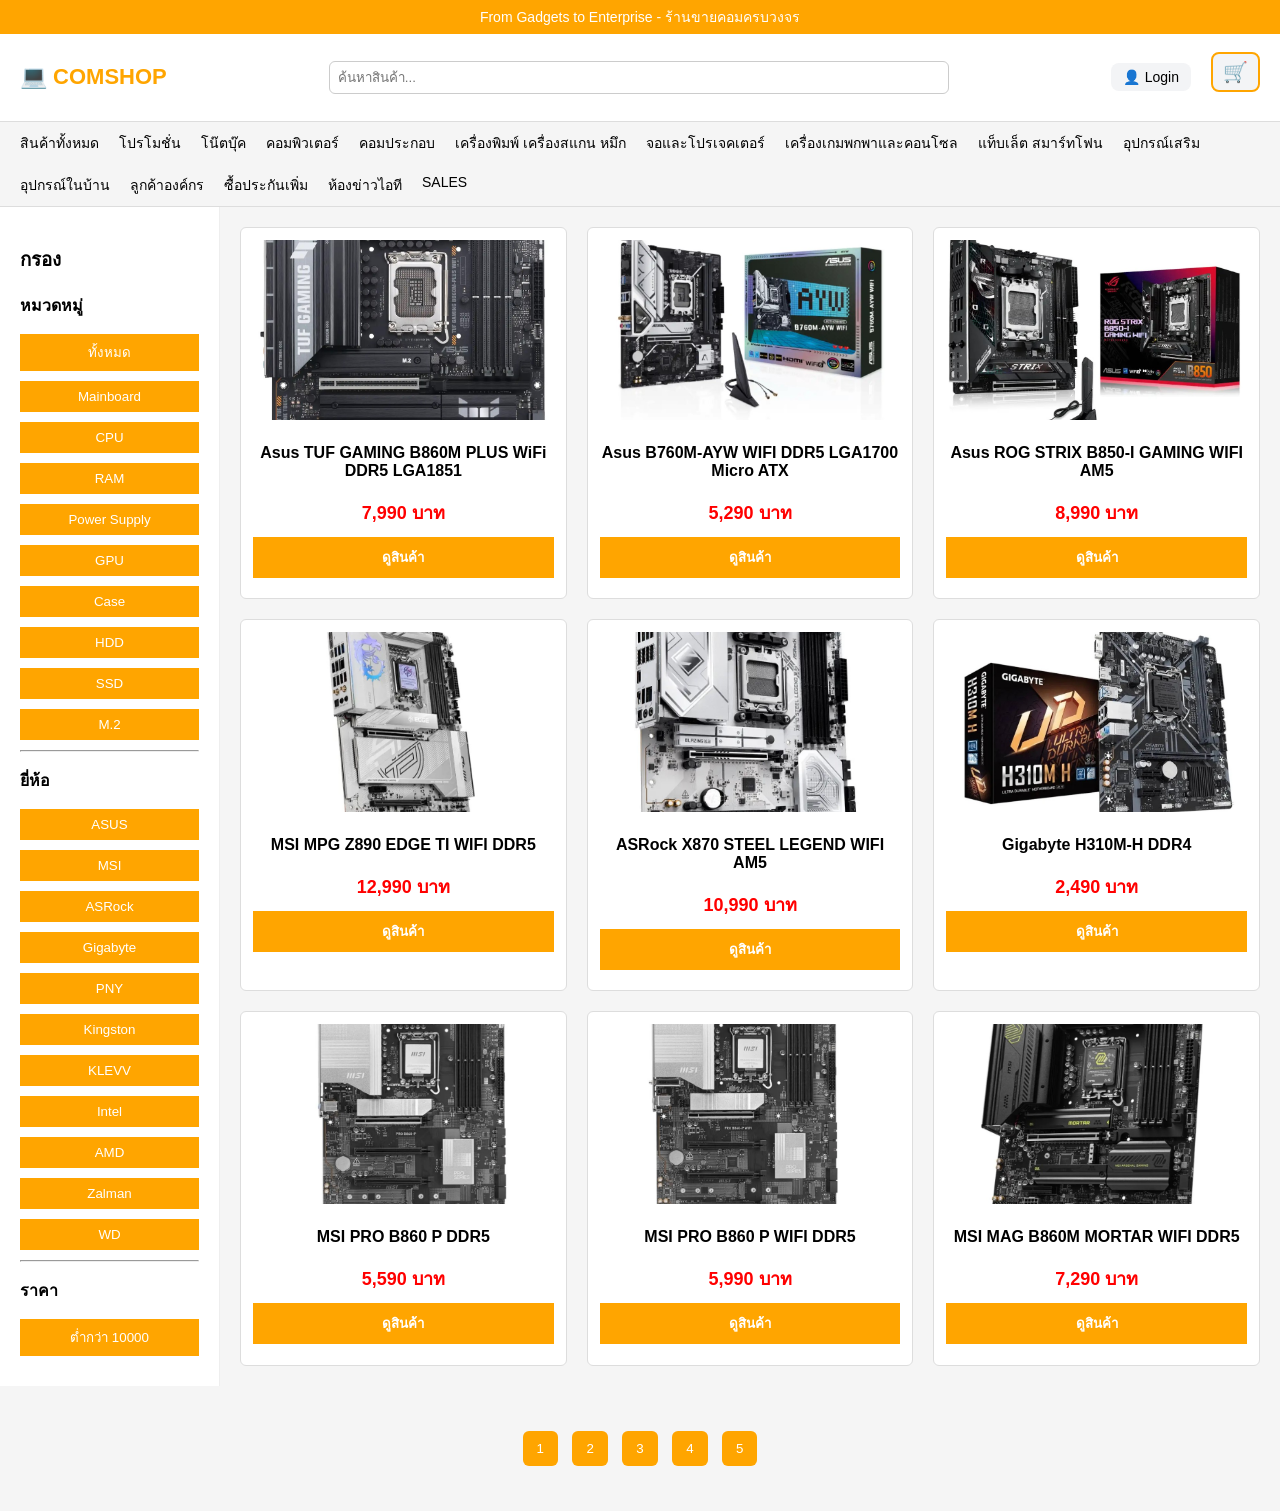
<file: index.html>
<!DOCTYPE html>
<html lang="th">

<head>

<meta charset="UTF-8">
<meta name="viewport" content="width=device-width, initial-scale=1.0">

<title>Computer Shop</title>

<link rel="stylesheet" href="style.css">

</head>

<body>

<!-- 🔶 TOP BAR -->

<div class="topbar">
From Gadgets to Enterprise - ร้านขายคอมครบวงจร
</div>


<!-- 🔷 NAVBAR -->

<div class="navbar">

<h2 class="logo">💻 COMSHOP</h2>

<input 
class="search" 
type="text"
placeholder="ค้นหาสินค้า..."
onkeyup="searchProduct(this.value)"
>

<div id="userBox" class="user-box">

<a href="login.html"
id="loginLink"
class="login-btn">

<span>👤</span>
<span>Login</span>

</a>

<span id="userName"
class="user-name">

</span>

<button 
onclick="logout()"
id="logoutBtn"
class="logout-btn">

Logout

</button>

<a href="cart.html"
class="cart-btn">

🛒

</a>

</div>

</div>


<!-- 🔽 MENU (เมนูเดิมของคุณ) -->

<div class="menu">

<a href="#" onclick="filter('all'); return false;">
สินค้าทั้งหมด
</a>

<a href="#" onclick="filter('promo'); return false;">
โปรโมชั่น
</a>

<a href="#" onclick="filter('laptop'); return false;">
โน๊ตบุ๊ค
</a>

<a href="#" onclick="filter('pc'); return false;">
คอมพิวเตอร์
</a>

<a href="#" onclick="filter('pcset'); return false;">
คอมประกอบ
</a>

<a href="#" onclick="filter('printer'); return false;">
เครื่องพิมพ์ เครื่องสแกน หมึก
</a>

<a href="#" onclick="filter('monitor'); return false;">
จอและโปรเจคเตอร์
</a>

<a href="#" onclick="filter('console'); return false;">
เครื่องเกมพกพาและคอนโซล
</a>

<a href="#" onclick="filter('tablet'); return false;">
แท็บเล็ต สมาร์ทโฟน
</a>

<a href="#" onclick="filter('accessory'); return false;">
อุปกรณ์เสริม
</a>

<a href="#" onclick="filter('home'); return false;">
อุปกรณ์ในบ้าน
</a>

<a href="#" onclick="filter('business'); return false;">
ลูกค้าองค์กร
</a>

<a href="#" onclick="filter('insurance'); return false;">
ซื้อประกันเพิ่ม
</a>

<a href="#" onclick="filter('news'); return false;">
ห้องข่าวไอที
</a>

<a href="#" onclick="filter('sales'); return false;">
SALES
</a>

</div>


<!-- 🎯 MAIN -->

<div class="main">

<div class="sidebar">

<h3>กรอง</h3>

<p><b>หมวดหมู่</b></p>

<button onclick="filter('all')">
ทั้งหมด
</button>

<button onclick="filter('Mainboard')">
Mainboard
</button>

<button onclick="filter('CPU')">
CPU
</button>

<button onclick="filter('RAM')">
RAM
</button>

<button onclick="filter('PowerSupply')">
Power Supply
</button>

<button onclick="filter('GPU')">
GPU
</button>

<button onclick="filter('Case')">
Case
</button>

<button onclick="filter('HDD')">
HDD
</button>

<button onclick="filter('SSD')">
SSD
</button>

<button onclick="filter('M.2')">
M.2
</button>

<hr>

<p><b>ยี่ห้อ</b></p>

<div id="brandBox">

</div>

<hr>

<p><b>ราคา</b></p>

<button onclick="cheap()">
ต่ำกว่า 10000
</button>

</div>


<div id="products">

</div>

</div>



<script src="script.js"></script>

<script>

/* LOGIN STATUS */

function checkLogin(){

let isLogin =
localStorage.getItem("isLogin");

let username =
localStorage.getItem("loginUser");


if(isLogin === "true"){

document.getElementById("loginLink").style.display =
"none";

document.getElementById("userName").innerText =
"👋 " + username;

document.getElementById("logoutBtn").style.display =
"inline-block";

}
else{

document.getElementById("logoutBtn").style.display =
"none";

}

}


/* LOGOUT */

function logout(){

localStorage.removeItem("isLogin");

localStorage.removeItem("loginUser");

alert("ออกจากระบบแล้ว");

window.location.href =
"index.html";

}


checkLogin();

</script>

</body>

</html>
</file>
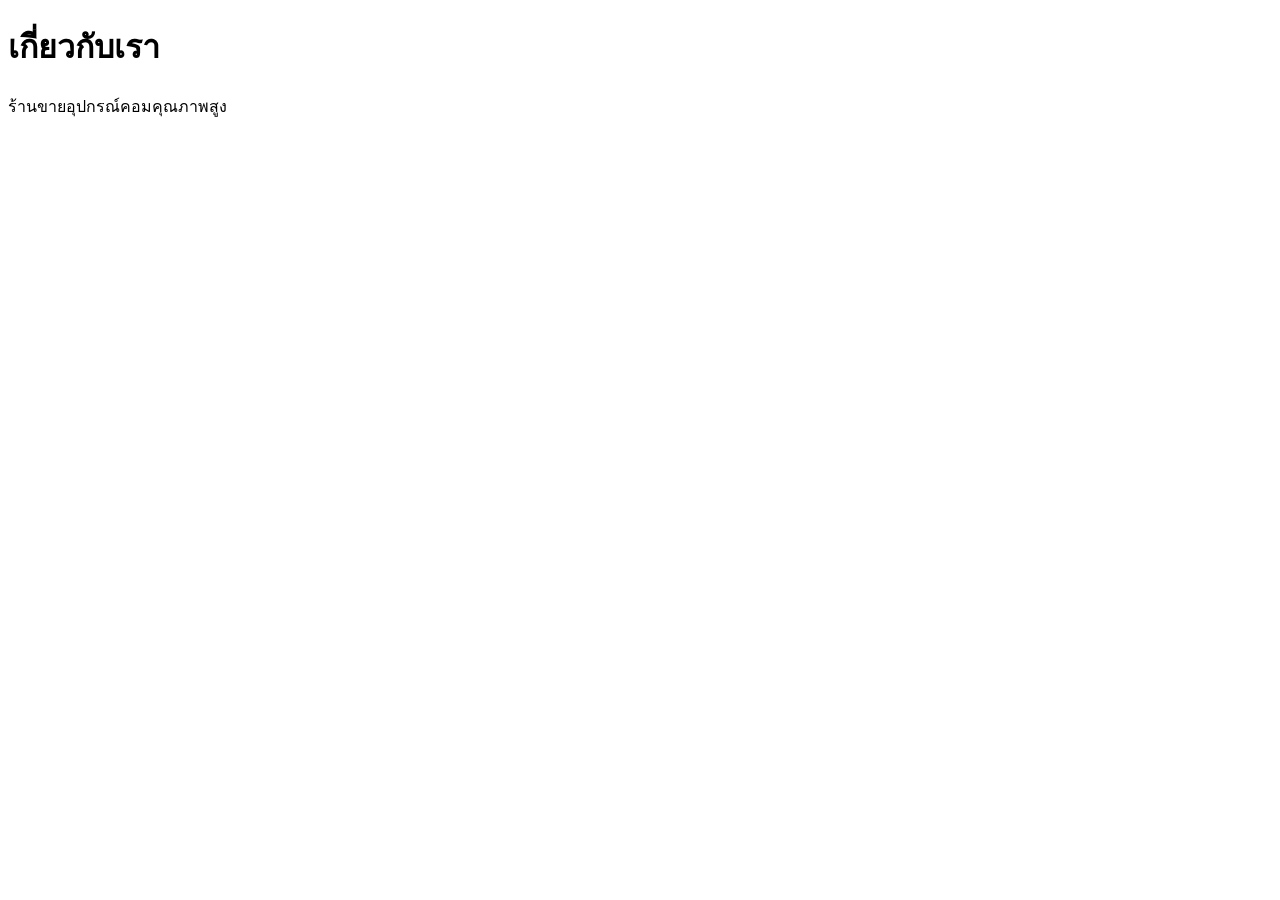
<file: about.html>
<!DOCTYPE html>
<html>
<head>
    <meta name="viewport" content="width=device-width, initial-scale=1.0">
    <title>About</title>
</head>
<body>

<h1>เกี่ยวกับเรา</h1>
<p>ร้านขายอุปกรณ์คอมคุณภาพสูง</p>

</body>
</html>
</file>
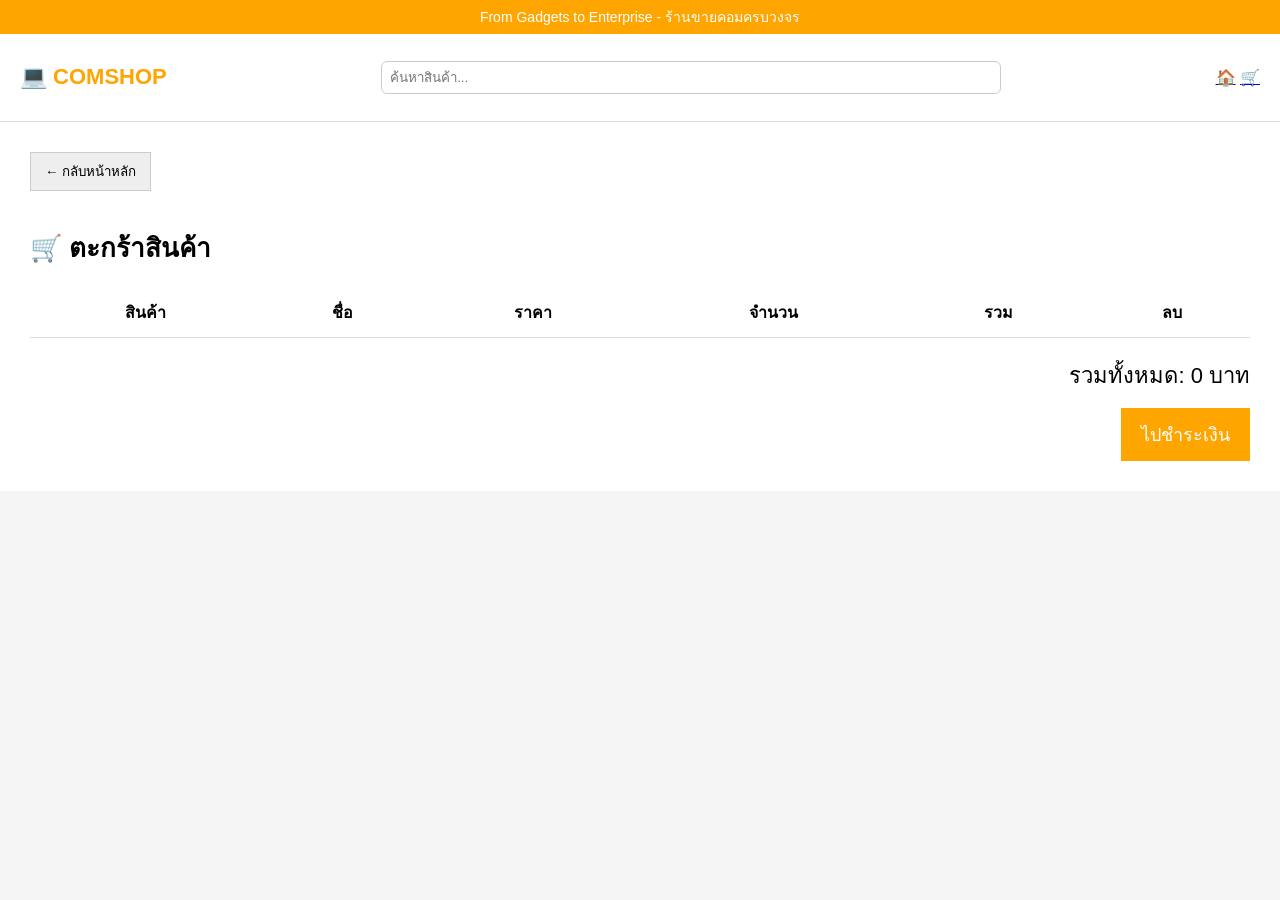
<file: cart.html>
<!DOCTYPE html>
<html lang="th">

<head>
<meta charset="UTF-8">
<meta name="viewport" content="width=device-width, initial-scale=1.0">

<title>Cart</title>

<link rel="stylesheet" href="style.css">

<style>

/* ===== cart เท่านั้น ===== */

.cart-container{

padding:30px;
background:white;

}

.cart-title{

font-size:26px;
margin-bottom:20px;

}

.cart-table{

width:100%;
border-collapse: collapse;

}

.cart-table th,
.cart-table td{

padding:12px;
border-bottom:1px solid #ddd;
text-align:center;

}

.cart-img{

width:70px;
height:70px;

object-fit:cover;

}

.qty-btn{

width:30px;
height:30px;
cursor:pointer;

}

.remove-btn{

background:red;
color:white;

border:none;
padding:6px 10px;
cursor:pointer;

}

.total-box{

margin-top:20px;
text-align:right;
font-size:22px;

}

.checkout-btn{

margin-top:15px;
padding:12px 20px;

background:orange;
color:white;

border:none;

font-size:18px;
cursor:pointer;

}

.back-btn{

margin-bottom:15px;

padding:8px 14px;

background:#eee;

border:1px solid #ccc;

cursor:pointer;

}

</style>

</head>

<body>

<div class="topbar">
From Gadgets to Enterprise - ร้านขายคอมครบวงจร
</div>

<div class="navbar">

<h2 class="logo">💻 COMSHOP</h2>

<input class="search" placeholder="ค้นหาสินค้า...">

<div>
<a href="index.html">🏠</a>
<a href="cart.html">🛒</a>
</div>

</div>

<div class="cart-container">

<button class="back-btn" onclick="goHome()">
← กลับหน้าหลัก
</button>

<h2 class="cart-title">
🛒 ตะกร้าสินค้า
</h2>

<table class="cart-table">

<thead>

<tr>

<th>สินค้า</th>
<th>ชื่อ</th>
<th>ราคา</th>
<th>จำนวน</th>
<th>รวม</th>
<th>ลบ</th>

</tr>

</thead>

<tbody id="cartBody">

</tbody>

</table>

<div class="total-box">

รวมทั้งหมด:
<span id="totalPrice">
0
</span>
บาท

<br>

<button class="checkout-btn"
onclick="goCheckout()">
ไปชำระเงิน
</button>

</div>

</div>


<script>

/* =====================
โหลด cart
===================== */

function loadCart(){

let cart =
JSON.parse(
localStorage.getItem("cart")
) || [];

let body =
document.getElementById("cartBody");

body.innerHTML = "";

let total = 0;

cart.forEach((item,index)=>{

let sum =
item.price * item.qty;

total += sum;

body.innerHTML += `

<tr>

<td>
<img src="${item.image}" class="cart-img">
</td>

<td>
${item.name}
</td>

<td>
${item.price.toLocaleString()}
</td>

<td>

<button class="qty-btn"
onclick="minusQty(${index})">
-
</button>

${item.qty}

<button class="qty-btn"
onclick="plusQty(${index})">
+
</button>

</td>

<td>
${sum.toLocaleString()}
</td>

<td>

<button class="remove-btn"
onclick="removeItem(${index})">
ลบ
</button>

</td>

</tr>

`;

});

document.getElementById("totalPrice").innerText =
total.toLocaleString();

}


/* เพิ่มจำนวน */

function plusQty(i){

let cart =
JSON.parse(localStorage.getItem("cart"));

cart[i].qty++;

localStorage.setItem(
"cart",
JSON.stringify(cart)
);

loadCart();

}


/* ลดจำนวน */

function minusQty(i){

let cart =
JSON.parse(localStorage.getItem("cart"));

if(cart[i].qty > 1){

cart[i].qty--;

}

localStorage.setItem(
"cart",
JSON.stringify(cart)
);

loadCart();

}


/* ลบสินค้า */

function removeItem(i){

let cart =
JSON.parse(localStorage.getItem("cart"));

cart.splice(i,1);

localStorage.setItem(
"cart",
JSON.stringify(cart)
);

loadCart();

}


/* กลับหน้าแรก */

function goHome(){

window.location.href =
"index.html";

}


/* ไป checkout */

function goCheckout(){

let cart =
JSON.parse(
localStorage.getItem("cart")
);

if(!cart || cart.length === 0){

alert("ตะกร้ายังว่างอยู่");

return;

}

window.location.href =
"checkout.html";

}


/* โหลด */

loadCart();

</script>
<script>

/* โหลดสถานะ login */

function checkLogin(){

let isLogin =
localStorage.getItem("isLogin");

let username =
localStorage.getItem("loginUser");


if(isLogin === "true"){

document.getElementById("loginLink").style.display = "none";

document.getElementById("userName").innerText =
"👋 " + username;

document.getElementById("logoutBtn").style.display =
"inline-block";

}
else{

document.getElementById("logoutBtn").style.display =
"none";

}

}


/* logout */

function logout(){

localStorage.removeItem("isLogin");
localStorage.removeItem("loginUser");

alert("ออกจากระบบแล้ว");

window.location.href =
"index.html";

}


/* เรียก */

checkLogin();

</script>

</body>
</html>
</file>
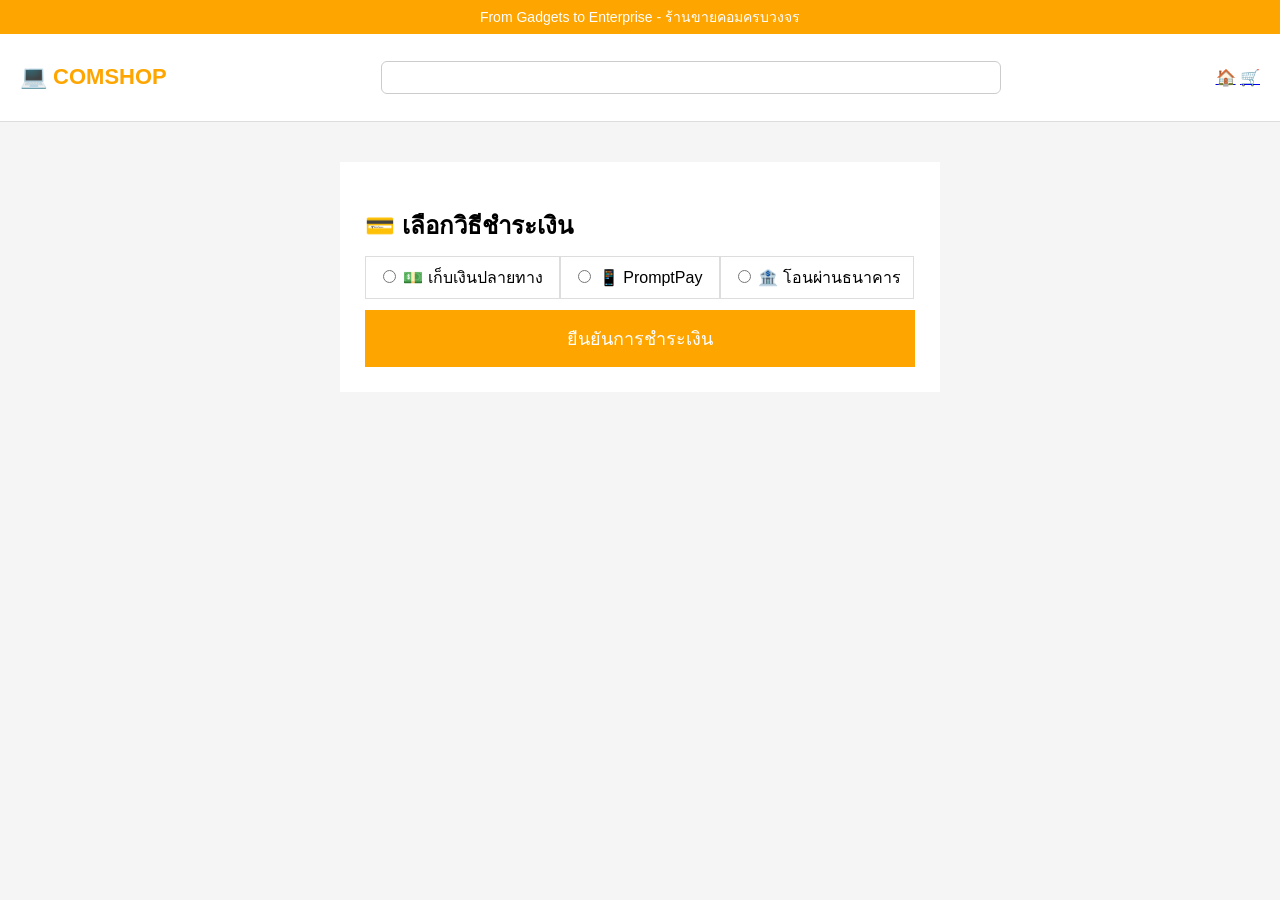
<file: checkout.html>
<!DOCTYPE html>
<html lang="th">

<head>

<meta charset="UTF-8">
<meta name="viewport" content="width=device-width, initial-scale=1.0">

<title>Checkout</title>

<link rel="stylesheet" href="style.css">

<style>

.checkout-box{

max-width:600px;
margin:40px auto;

background:white;
padding:25px;

}

.payment-option{

border:1px solid #ddd;

padding:12px;

margin-bottom:10px;

cursor:pointer;

}

.payment-option:hover{

border:2px solid orange;

}

.pay-btn{

width:100%;

padding:14px;

background:orange;

color:white;

border:none;

font-size:18px;

margin-top:20px;

cursor:pointer;

}

</style>

</head>

<body>

<div class="topbar">
From Gadgets to Enterprise - ร้านขายคอมครบวงจร
</div>

<div class="navbar">

<h2 class="logo">💻 COMSHOP</h2>

<input class="search">

<div>
<a href="index.html">🏠</a>
<a href="cart.html">🛒</a>
</div>

</div>


<div class="checkout-box">

<h2>💳 เลือกวิธีชำระเงิน</h2>

<label class="payment-option">

<input type="radio"
name="pay"
value="cod">

💵 เก็บเงินปลายทาง

</label>

<label class="payment-option">

<input type="radio"
name="pay"
value="promptpay">

📱 PromptPay

</label>

<label class="payment-option">

<input type="radio"
name="pay"
value="bank">

🏦 โอนผ่านธนาคาร

</label>


<button class="pay-btn"
onclick="confirmPayment()">

ยืนยันการชำระเงิน

</button>

</div>


<script>

function confirmPayment(){

let pay =
document.querySelector(
'input[name="pay"]:checked'
);

if(!pay){

alert("กรุณาเลือกวิธีชำระเงิน");

return;

}

alert("สั่งซื้อสำเร็จ 🎉");

// ล้าง cart
localStorage.removeItem("cart");

// กลับหน้าแรก
window.location.href =
"index.html";

}

</script>

</body>
</html>
</file>
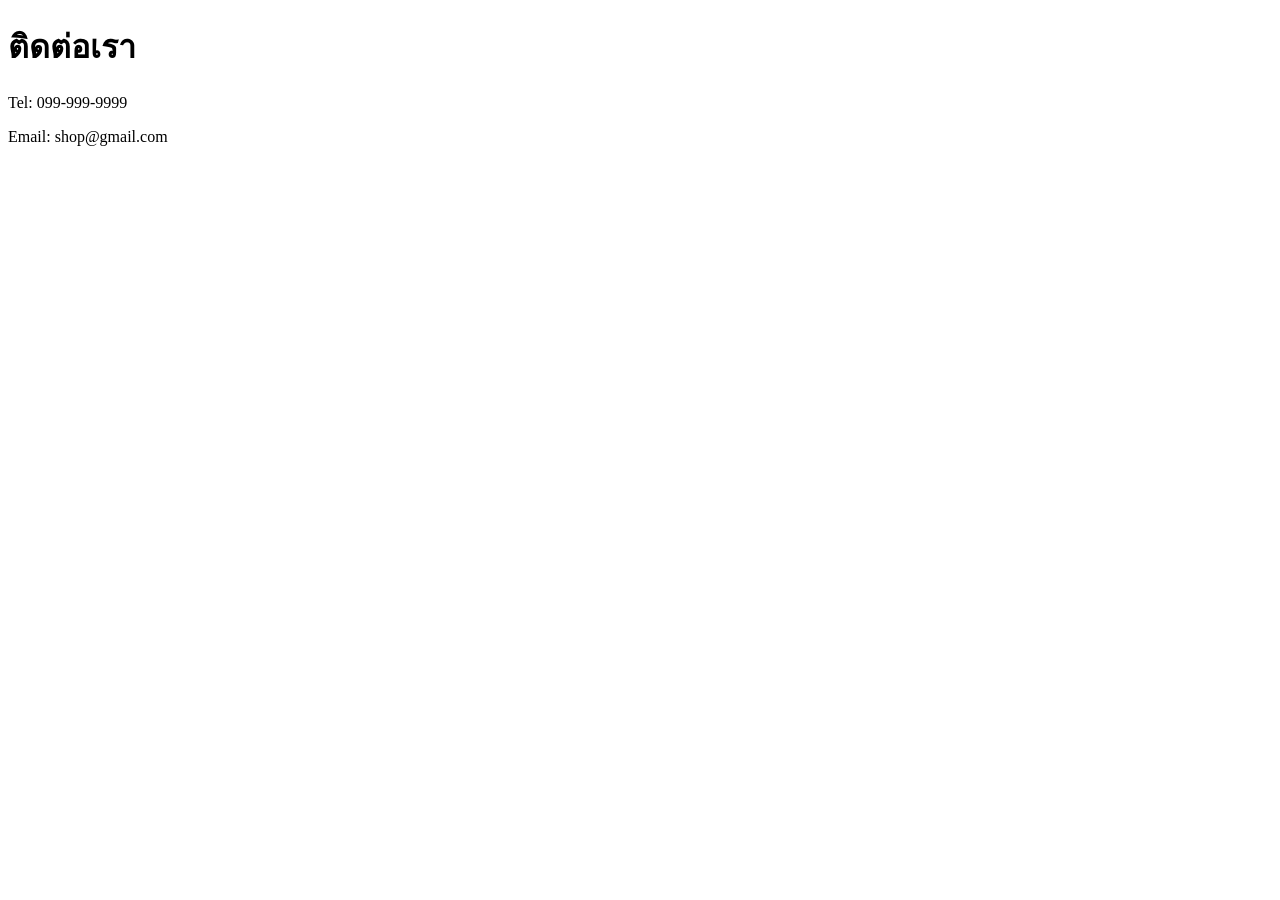
<file: contact.html>
<!DOCTYPE html>
<html>
<head>
    <meta name="viewport" content="width=device-width, initial-scale=1.0">
    <title>Contact</title>
</head>
<body>

<h1>ติดต่อเรา</h1>
<p>Tel: 099-999-9999</p>
<p>Email: shop@gmail.com</p>

</body>
</html>
</file>
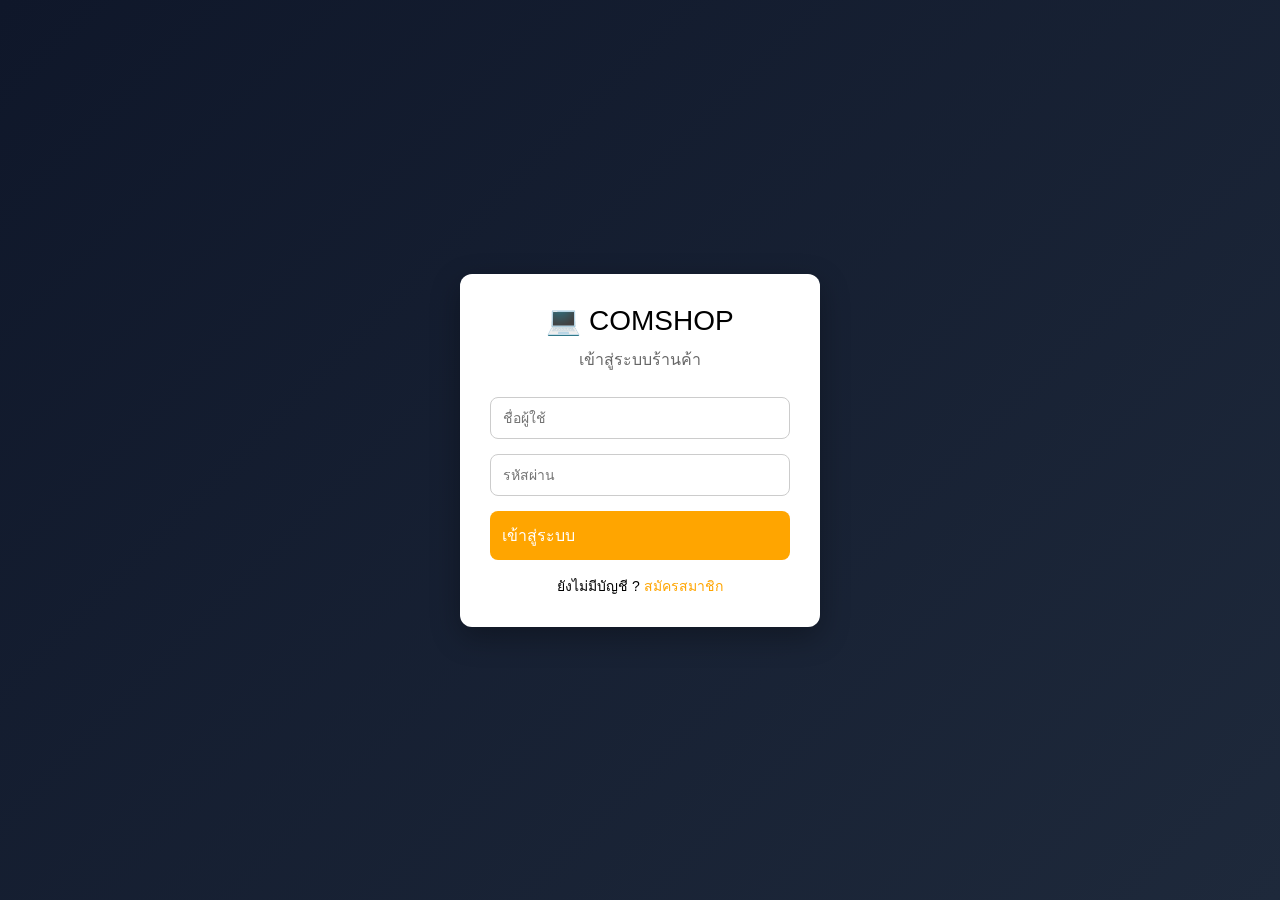
<file: login.html>
<!DOCTYPE html>
<html lang="th">

<head>

<meta charset="UTF-8">
<meta name="viewport" content="width=device-width, initial-scale=1.0">

<title>Login</title>

<link rel="stylesheet" href="style.css">

<style>

/* ===== login เท่านั้น ===== */

body{

margin:0;
font-family: Arial, sans-serif;

background:linear-gradient(
135deg,
#0f172a,
#1e293b
);

height:100vh;

display:flex;
justify-content:center;
align-items:center;

}

/* กล่อง login */

.login-box{

width:360px;

background:white;

padding:30px;

border-radius:12px;

box-shadow:0 10px 30px rgba(0,0,0,0.3);

}

/* logo */

.login-logo{

text-align:center;

font-size:28px;

margin-bottom:10px;

}

/* subtitle */

.login-sub{

text-align:center;

color:#666;

margin-bottom:25px;

}

/* input */

.input-box{

margin-bottom:15px;

}

.input-box input{

width:100%;

padding:12px;

border:1px solid #ccc;

border-radius:8px;

font-size:14px;

}

/* button */

.login-btn{

width:100%;

padding:12px;

background:orange;

color:white;

border:none;

border-radius:8px;

font-size:16px;

cursor:pointer;

margin-top:10px;

}

.login-btn:hover{

background:#ff8c00;

}

/* register link */

.register-link{

text-align:center;

margin-top:15px;

font-size:14px;

}

.register-link a{

color:orange;

text-decoration:none;

}

.register-link a:hover{

text-decoration:underline;

}

</style>

</head>

<body>


<div class="login-box">

<div class="login-logo">
💻 COMSHOP
</div>

<div class="login-sub">
เข้าสู่ระบบร้านค้า
</div>


<form onsubmit="loginUser(event)">

<div class="input-box">

<input 
type="text"
id="username"
placeholder="ชื่อผู้ใช้"
required>

</div>


<div class="input-box">

<input 
type="password"
id="password"
placeholder="รหัสผ่าน"
required>

</div>


<button class="login-btn">
เข้าสู่ระบบ
</button>

</form>


<div class="register-link">

ยังไม่มีบัญชี ?
<a href="register.html">
สมัครสมาชิก
</a>

</div>


</div>


<script>

function loginUser(event){

event.preventDefault();

let user =
document.getElementById("username").value;

let pass =
document.getElementById("password").value;


/* โหลด user */

let savedUser =
JSON.parse(
localStorage.getItem("user")
);


/* ถ้ายังไม่มี user */

if(!savedUser){

alert("ยังไม่มีบัญชี กรุณาสมัครสมาชิกก่อน");

window.location.href =
"register.html";

return;

}


/* ตรวจ login */

if(
user === savedUser.username &&
pass === savedUser.password
){

/* จำสถานะ login */

localStorage.setItem(
"isLogin",
"true"
);

localStorage.setItem(
"loginUser",
savedUser.username
);

alert("เข้าสู่ระบบสำเร็จ 🎉");

window.location.href =
"index.html";

}
else{

alert("ชื่อผู้ใช้หรือรหัสผ่านผิด");

}

}

</script>


</body>
</html>
</file>
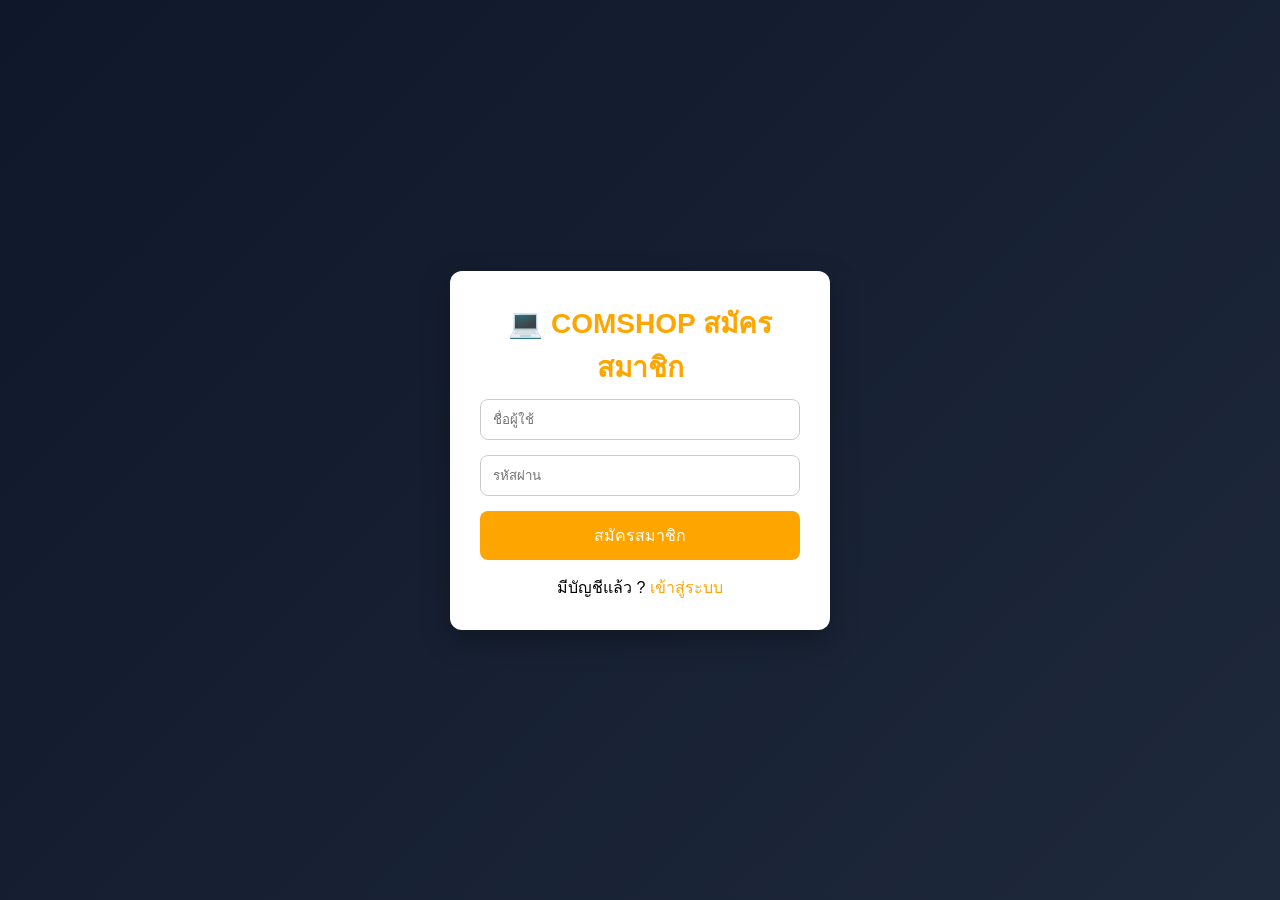
<file: register.html>
<!DOCTYPE html>
<html lang="th">

<head>

<meta charset="UTF-8">
<meta name="viewport" content="width=device-width, initial-scale=1.0">

<title>Register</title>

<link rel="stylesheet" href="style.css">

<style>

body{

margin:0;
font-family: Arial;

background:linear-gradient(
135deg,
#0f172a,
#1e293b
);

height:100vh;

display:flex;
justify-content:center;
align-items:center;

}

.register-box{

width:380px;

background:white;

padding:30px;

border-radius:12px;

box-shadow:0 10px 30px rgba(0,0,0,0.3);

}

.logo{

text-align:center;
font-size:28px;
margin-bottom:10px;

}

.input-box{

margin-bottom:15px;

}

.input-box input{

width:100%;
padding:12px;

border:1px solid #ccc;
border-radius:8px;

}

.register-btn{

width:100%;
padding:12px;

background:orange;
color:white;

border:none;
border-radius:8px;

font-size:16px;
cursor:pointer;

}

.register-btn:hover{

background:#ff8c00;

}

.login-link{

text-align:center;
margin-top:15px;

}

.login-link a{

color:orange;
text-decoration:none;

}

</style>

</head>

<body>

<div class="register-box">

<div class="logo">
💻 COMSHOP สมัครสมาชิก
</div>

<form onsubmit="registerUser(event)">

<div class="input-box">

<input 
type="text"
id="regUser"
placeholder="ชื่อผู้ใช้"
required>

</div>

<div class="input-box">

<input 
type="password"
id="regPass"
placeholder="รหัสผ่าน"
required>

</div>

<button class="register-btn">
สมัครสมาชิก
</button>

</form>

<div class="login-link">

มีบัญชีแล้ว ?
<a href="login.html">
เข้าสู่ระบบ
</a>

</div>

</div>


<script>

function registerUser(event){

event.preventDefault();

let user =
document.getElementById("regUser").value;

let pass =
document.getElementById("regPass").value;


/* บันทึก user */

localStorage.setItem(
"user",
JSON.stringify({
username:user,
password:pass
})
);

alert("สมัครสมาชิกสำเร็จ 🎉");

window.location.href =
"login.html";

}

</script>

</body>
</html>
</file>
<file: style.css>
/* ===================== */
/* RESET */
/* ===================== */

* {
    box-sizing: border-box;
}

body {
    margin: 0;
    font-family: Arial, sans-serif;
    background: #f5f5f5;
}


/* ===================== */
/* TOP BAR */
/* ===================== */

.topbar {
    background: orange;
    color: white;
    text-align: center;
    padding: 6px;
    font-size: 14px;
}


/* ===================== */
/* NAVBAR */
/* ===================== */

.navbar {

    display: flex;
    justify-content: space-between;
    align-items: center;

    padding: 12px 20px;

    border-bottom: 1px solid #ddd;
    background: white;

}

.logo {
    color: orange;
    font-weight: bold;
    font-size: 22px;
}

.search {

    width: 50%;
    padding: 8px;

    border: 1px solid #ccc;
    border-radius: 6px;

}


/* ========================= */
/* 👤 USER BOX (เพิ่มใหม่) */
/* ========================= */

.user-box {

    display: flex;
    align-items: center;
    gap: 10px;

}

/* LOGIN */

.login-btn {

    display: flex;
    align-items: center;
    gap: 5px;

    padding: 6px 12px;

    background: #f3f4f6;

    border-radius: 8px;

    text-decoration: none;

    color: black;
    font-size: 14px;

    transition: 0.2s;

}

.login-btn:hover {

    background: #e5e7eb;

}


/* USER NAME */

.user-name {

    font-weight: bold;
    color: #111827;

}


/* LOGOUT */

.logout-btn {

    padding: 6px 12px;

    background: #ef4444;

    color: white;

    border: none;

    border-radius: 8px;

    cursor: pointer;

    font-size: 13px;

    display: none;

}

.logout-btn:hover {

    background: #dc2626;

}


/* CART */

.navbar .cart-btn {

    font-size: 20px;

    padding: 6px 10px;

    border-radius: 8px;

    background: #f3f4f6;

    text-decoration: none;

    transition: 0.2s;

}

.navbar .cart-btn:hover {

    background: #e5e7eb;

}


/* ===================== */
/* MENU */
/* ===================== */

.menu {

    display: flex;
    flex-wrap: wrap;

    gap: 20px;

    padding: 10px 20px;

    background: #f5f5f5;

    border-bottom: 1px solid #ddd;

}

.menu a {

    text-decoration: none;

    color: black;

    font-size: 14px;

}

.menu a:hover {

    color: orange;

}


/* ===================== */
/* LAYOUT */
/* ===================== */

.main {
    display: flex;
}


/* ===================== */
/* SIDEBAR */
/* ===================== */

.sidebar {

    width: 220px;
    padding: 20px;

    background: white;

    border-right: 1px solid #eee;

}

.sidebar button {

    display: block;

    width: 100%;

    margin-bottom: 10px;

    padding: 8px;

    background: orange;

    color: white;

    border: none;

    cursor: pointer;

}

.sidebar button:hover {
    background: darkorange;
}


/* ===================== */
/* PRODUCT GRID */
/* ===================== */

#products {

    flex: 1;

    display: grid;

    grid-template-columns: repeat(3, 1fr);

    gap: 20px;

    padding: 20px;

}


/* ===================== */
/* CARD */
/* ===================== */

.card {

    border: 1px solid #ddd;

    padding: 12px;

    background: white;

    text-align: center;

    border-radius: 6px;

    transition: 0.3s;

}

.card:hover {
    transform: scale(1.03);
}

.product-img {

    width: 100%;
    height: 180px;

    object-fit: cover;

    margin-bottom: 10px;

}

.card h3 {

    font-size: 16px;
    margin: 10px 0;

}

.price {

    color: red;
    font-weight: bold;

    font-size: 18px;

    margin-bottom: 10px;

}

.card button {

    background: orange;

    border: none;

    padding: 10px;

    width: 100%;

    cursor: pointer;

    color: white;

    font-weight: bold;

}

.card button:hover {

    background: darkorange;

}


/* ===================== */
/* PRODUCT PAGE */
/* ===================== */

.product-page {

    display: flex;

    gap: 40px;

    padding: 40px;

    background: white;

}

.product-images {

    flex: 1;

}

.main-image {

    width: 100%;
    height: 400px;

    object-fit: contain;

    background: #eee;

    border-radius: 10px;

}

.thumbnail-row {

    display: flex;

    gap: 10px;

    margin-top: 15px;

}

.thumbnail-row img {

    width: 70px;
    height: 70px;

    object-fit: cover;

    cursor: pointer;

    border: 1px solid #ddd;

    border-radius: 6px;

}

.thumbnail-row img:hover {

    border: 2px solid orange;

}

.product-info {

    flex: 1;

}

.product-title {

    font-size: 24px;

}

.product-info .price {

    font-size: 26px;

}

.old {

    text-decoration: line-through;

    color: gray;

    margin-left: 10px;

}

.qty-box {

    display: flex;

    gap: 10px;

    margin: 20px 0;

}

.qty-box button {

    width: 40px;
    height: 40px;

}

.qty-box input {

    width: 60px;

    text-align: center;

}


/* ปุ่มสินค้า */

.cart-btn {

    width: 100%;

    padding: 12px;

    margin-bottom: 10px;

    background: white;

    border: 2px solid orange;

    color: orange;

    font-weight: bold;

}

.buy-btn {

    width: 100%;

    padding: 12px;

    background: orange;

    color: white;

    font-weight: bold;

}


/* ===================== */
/* Responsive */
/* ===================== */

@media (max-width: 900px) {

    #products {

        grid-template-columns: repeat(2, 1fr);

    }

    .product-page {

        flex-direction: column;

    }

}

@media (max-width: 600px) {

    #products {

        grid-template-columns: repeat(1, 1fr);

    }

    .search {

        width: 100%;

    }

}
</file>
